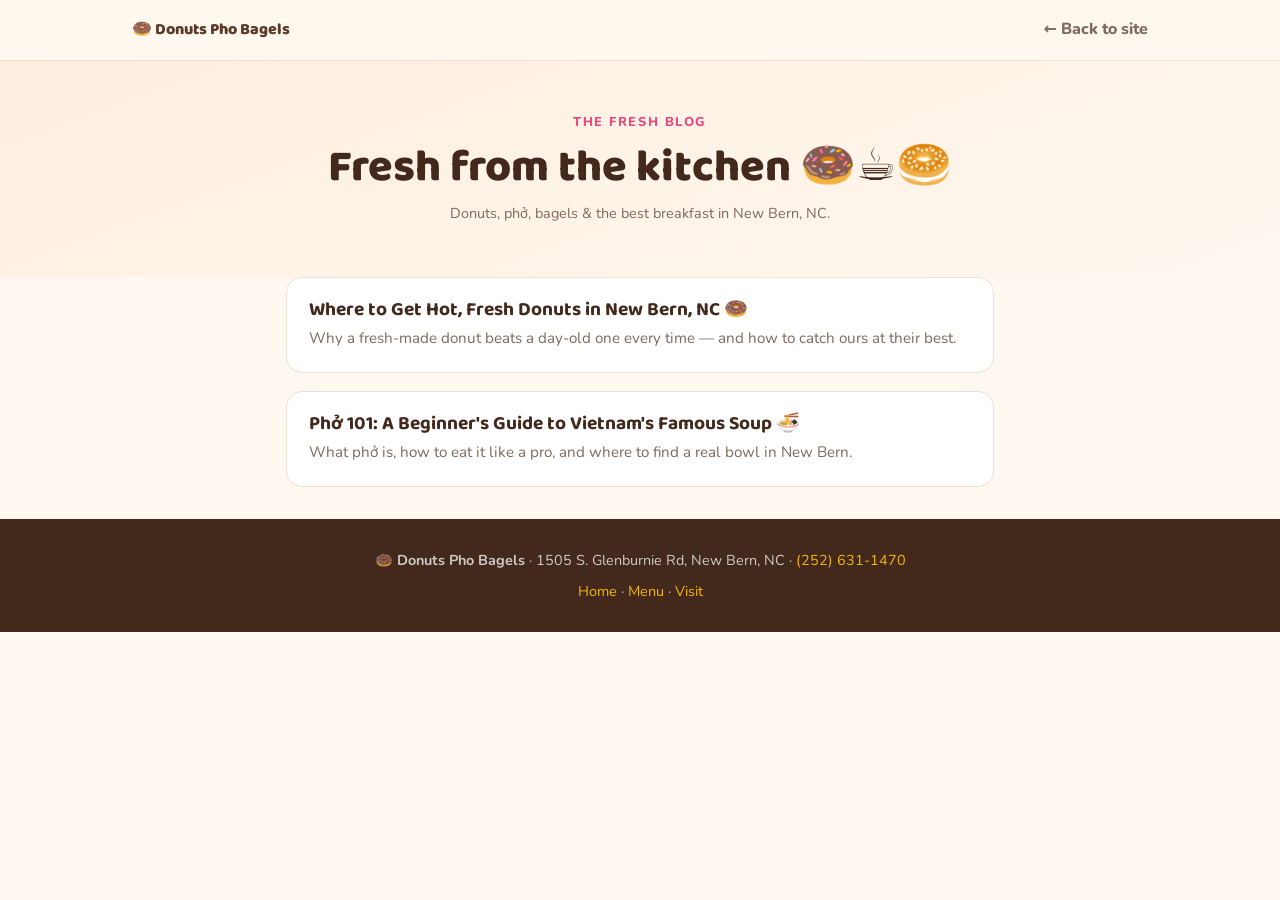
<file: blog/index.html>
<!DOCTYPE html>
<html lang="en">
<head>
<meta charset="UTF-8" />
<meta name="viewport" content="width=device-width, initial-scale=1.0" />
<title>The Fresh Blog — Donuts, Ph&#7903; &amp; Bagels in New Bern</title>
<meta property="og:image" content="https://donutsphobagels.com/og-image.png" />
<meta property="og:image:width" content="1200" />
<meta property="og:image:height" content="630" />
<meta name="twitter:card" content="summary_large_image" />
<meta name="twitter:image" content="https://donutsphobagels.com/og-image.png" />
<meta name="description" content="Guides to hot fresh donuts, real Vietnamese ph&#7903;, hand-rolled bagels and coffee from Donuts Pho Bagels in New Bern, NC." />
<link rel="canonical" href="https://donutsphobagels.com/blog/" />
<meta name="theme-color" content="#e5477d" />
<meta property="og:type" content="website" />
<meta property="og:title" content="The Fresh Blog — Donuts Pho Bagels, New Bern NC" />
<meta property="og:description" content="Guides to hot fresh donuts, real phở, and the best breakfast in New Bern, NC." />
<meta property="og:url" content="https://donutsphobagels.com/blog/" />
<link rel="icon" href="data:image/svg+xml,%3Csvg xmlns='http://www.w3.org/2000/svg' viewBox='0 0 100 100'%3E%3Ctext y='.9em' font-size='90'%3E%F0%9F%8D%A9%3C/text%3E%3C/svg%3E" />
<link rel="preconnect" href="https://fonts.googleapis.com" />
<link rel="preconnect" href="https://fonts.gstatic.com" crossorigin />
<link rel="preload" as="style" href="https://fonts.googleapis.com/css2?family=Baloo+2:wght@700;800&family=Nunito:wght@400;600;700&display=swap" />
<link rel="stylesheet" href="https://fonts.googleapis.com/css2?family=Baloo+2:wght@700;800&family=Nunito:wght@400;600;700&display=swap" media="print" onload="this.media='all'" />
<noscript><link rel="stylesheet" href="https://fonts.googleapis.com/css2?family=Baloo+2:wght@700;800&family=Nunito:wght@400;600;700&display=swap" /></noscript>
<link rel="stylesheet" href="style.css" />
  <script>(function(){var id="xnz7h2n7bv";if(!id)return;(function(c,l,a,r,i,t,y){c[a]=c[a]||function(){(c[a].q=c[a].q||[]).push(arguments)};t=l.createElement(r);t.async=1;t.src="https://www.clarity.ms/tag/"+i;y=l.getElementsByTagName(r)[0];y.parentNode.insertBefore(t,y)})(window,document,"clarity","script",id);})();</script>
<script type="application/ld+json">
{
  "@context": "https://schema.org",
  "@type": "BlogPosting",
  "headline": "The Fresh Blog",
  "description": "Donuts Pho Bagels blog — food guides from New Bern, NC.",
  "url": "https://donutsphobagels.com/blog/",
  "image": "https://donutsphobagels.com/og-image.png",
  "publisher": {
    "@type": "Restaurant",
    "name": "Donuts Pho Bagels",
    "url": "https://donutsphobagels.com/",
    "address": {
      "@type": "PostalAddress",
      "streetAddress": "1505 S. Glenburnie Rd",
      "addressLocality": "New Bern",
      "addressRegion": "NC",
      "addressCountry": "US"
    },
    "telephone": "+1-252-631-1470"
  }
}
</script>
</head>
<body>
<header><div class="nav"><a class="brand" href="/">🍩 Donuts Pho Bagels</a><a class="home" href="/">← Back to site</a></div></header>

<section class="hero">
  <div class="wrap">
    <p class="kicker">The Fresh Blog</p>
    <h1>Fresh from the kitchen 🍩☕🥯</h1>
    <p class="meta">Donuts, phở, bagels &amp; the best breakfast in New Bern, NC.</p>
  </div>
</section>

<section>
  <div class="wrap">
    <a class="postcard" href="hot-fresh-donuts-new-bern.html">
      <h3>Where to Get Hot, Fresh Donuts in New Bern, NC 🍩</h3>
      <p>Why a fresh-made donut beats a day-old one every time — and how to catch ours at their best.</p>
    </a>
    <a class="postcard" href="pho-101-new-bern.html">
      <h3>Phở 101: A Beginner's Guide to Vietnam's Famous Soup 🍜</h3>
      <p>What phở is, how to eat it like a pro, and where to find a real bowl in New Bern.</p>
    </a>
  </div>
</section>

<footer>
  <div>🍩 <strong>Donuts Pho Bagels</strong> · 1505 S. Glenburnie Rd, New Bern, NC · <a href="tel:+12526311470">(252) 631-1470</a></div>
  <div style="margin-top:.4rem"><a href="/">Home</a> · <a href="/#menu">Menu</a> · <a href="/#visit">Visit</a></div>
</footer>
<!-- Cloudflare Web Analytics --><script type="module" src="https://static.cloudflareinsights.com/beacon.min.js" data-cf-beacon='{"token": "b9316e0db5804345a3aeb1fd7e233c25"}'></script><!-- End Cloudflare Web Analytics -->
</body>
</html>
</file>
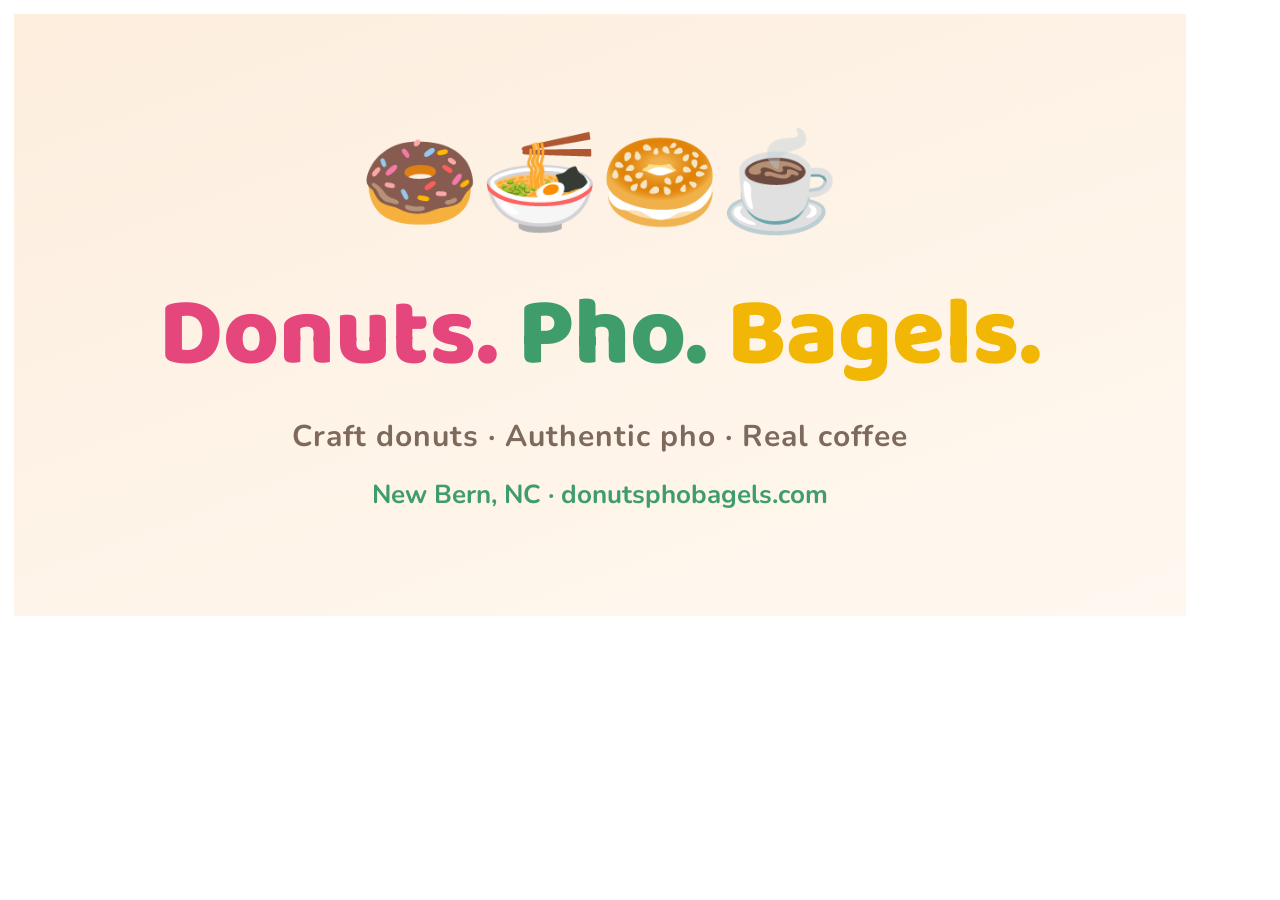
<file: og-image.html>
<!DOCTYPE html><html><head><meta charset="UTF-8">
<link rel="preload" as="style" href="https://fonts.googleapis.com/css2?family=Baloo+2:wght@700;800&family=Nunito:wght@600;700&display=swap" />
<link rel="stylesheet" href="https://fonts.googleapis.com/css2?family=Baloo+2:wght@700;800&family=Nunito:wght@600;700&display=swap" media="print" onload="this.media='all'" />
<noscript><link rel="stylesheet" href="https://fonts.googleapis.com/css2?family=Baloo+2:wght@700;800&family=Nunito:wght@600;700&display=swap" /></noscript>
<style>
  body{margin:0}
  .og{width:1200px;height:630px;background:linear-gradient(160deg,#fdeede,#fff8f0);display:flex;flex-direction:column;align-items:center;justify-content:center;font-family:'Nunito',sans-serif;box-sizing:border-box;border:14px solid #fff}
  .emoji{font-size:96px}
  h1{font-family:'Baloo 2',sans-serif;font-weight:800;font-size:96px;margin:10px 0 4px;color:#43291c}
  .b{color:#e5477d}.g{color:#3f9d6b}.y{color:#f2b705}
  .tag{font-weight:700;font-size:30px;color:#7d6a5c;letter-spacing:1px}
  .sub{margin-top:20px;font-weight:700;color:#3f9d6b;font-size:26px}
</style></head>
<body><div class="og">
  <div class="emoji">🍩🍜🥯☕</div>
  <h1><span class="b">Donuts.</span> <span class="g">Pho.</span> <span class="y">Bagels.</span></h1>
  <div class="tag">Craft donuts · Authentic pho · Real coffee</div>
  <div class="sub">New Bern, NC · donutsphobagels.com</div>
</div></body></html>
</file>
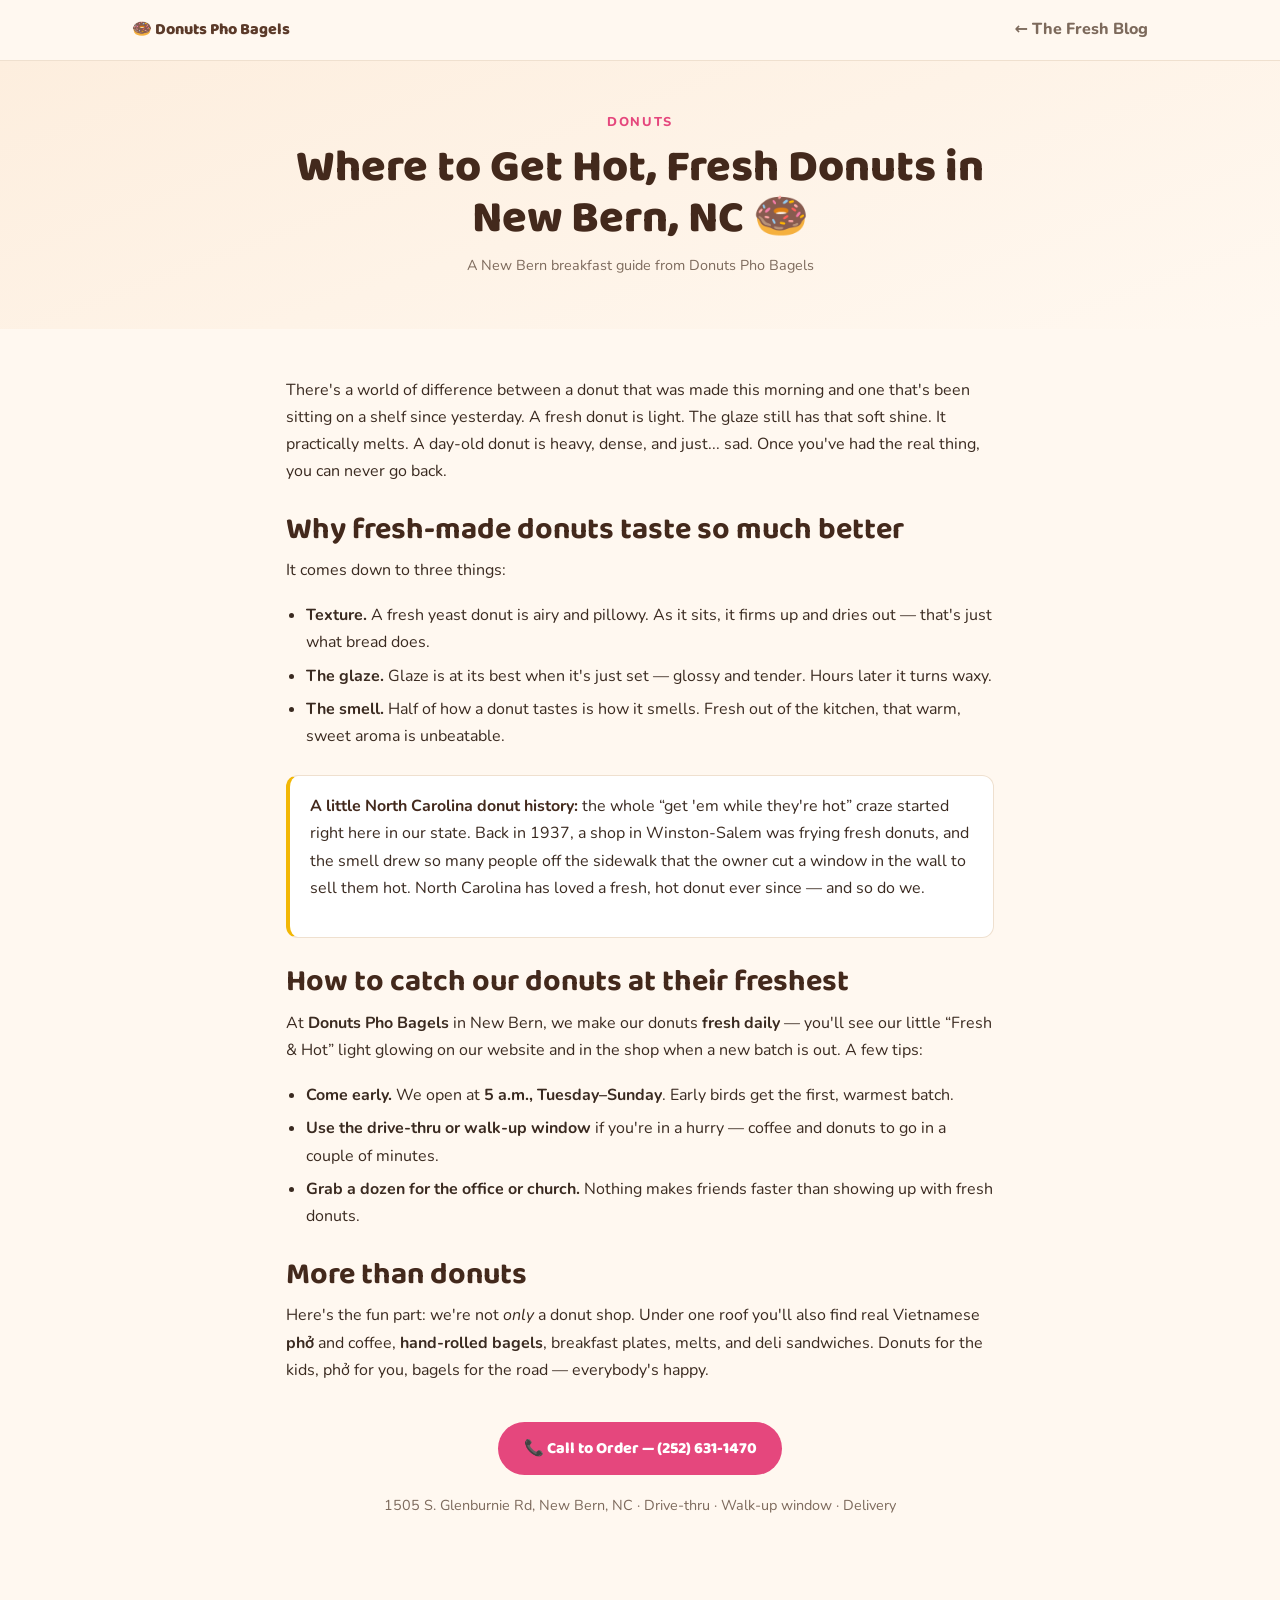
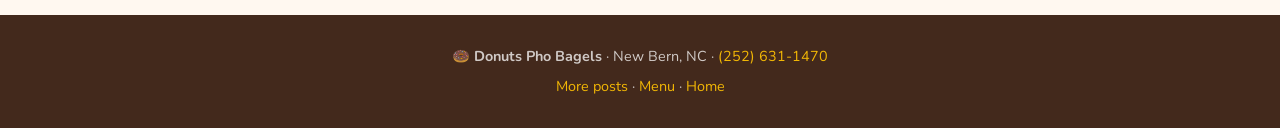
<file: blog/hot-fresh-donuts-new-bern.html>
<!DOCTYPE html>
<html lang="en">
<head>
<meta charset="UTF-8" />
<meta name="viewport" content="width=device-width, initial-scale=1.0" />
<title>Where to Get Hot, Fresh Donuts in New Bern, NC</title>
<meta property="og:image" content="https://donutsphobagels.com/og-image.png" />
<meta property="og:image:width" content="1200" />
<meta property="og:image:height" content="630" />
<meta name="twitter:card" content="summary_large_image" />
<meta name="twitter:image" content="https://donutsphobagels.com/og-image.png" />
<meta name="description" content="A fresh-made donut beats a day-old one every time. Here's why hot, fresh donuts taste better — and when to catch them at Donuts Pho Bagels in New Bern, NC." />
<meta name="keywords" content="fresh donuts New Bern NC, best donuts New Bern, hot donuts near me, donut shop New Bern, Rae's donuts" />
<link rel="canonical" href="https://donutsphobagels.com/blog/hot-fresh-donuts-new-bern.html" />
<meta name="theme-color" content="#e5477d" />
<meta property="og:type" content="article" />
<meta property="og:title" content="Where to Get Hot, Fresh Donuts in New Bern, NC" />
<meta property="og:description" content="Why fresh-made donuts taste better — and when to catch ours at their best." />
<meta property="og:url" content="https://donutsphobagels.com/blog/hot-fresh-donuts-new-bern.html" />
<link rel="icon" href="data:image/svg+xml,%3Csvg xmlns='http://www.w3.org/2000/svg' viewBox='0 0 100 100'%3E%3Ctext y='.9em' font-size='90'%3E%F0%9F%8D%A9%3C/text%3E%3C/svg%3E" />
<link rel="preconnect" href="https://fonts.googleapis.com" />
<link rel="preconnect" href="https://fonts.gstatic.com" crossorigin />
<link rel="preload" as="style" href="https://fonts.googleapis.com/css2?family=Baloo+2:wght@700;800&family=Nunito:wght@400;600;700&display=swap" />
<link rel="stylesheet" href="https://fonts.googleapis.com/css2?family=Baloo+2:wght@700;800&family=Nunito:wght@400;600;700&display=swap" media="print" onload="this.media='all'" />
<noscript><link rel="stylesheet" href="https://fonts.googleapis.com/css2?family=Baloo+2:wght@700;800&family=Nunito:wght@400;600;700&display=swap" /></noscript>
<link rel="stylesheet" href="style.css" />
  <script>(function(){var id="xnz7h2n7bv";if(!id)return;(function(c,l,a,r,i,t,y){c[a]=c[a]||function(){(c[a].q=c[a].q||[]).push(arguments)};t=l.createElement(r);t.async=1;t.src="https://www.clarity.ms/tag/"+i;y=l.getElementsByTagName(r)[0];y.parentNode.insertBefore(t,y)})(window,document,"clarity","script",id);})();</script>
<script type="application/ld+json">
{
  "@context": "https://schema.org",
  "@type": "BlogPosting",
  "headline": "Where to Get Hot, Fresh Donuts in New Bern, NC",
  "description": "Why a fresh-made donut beats a day-old one, and when to catch ours at their best.",
  "url": "https://donutsphobagels.com/blog/hot-fresh-donuts-new-bern.html",
  "image": "https://donutsphobagels.com/og-image.png",
  "publisher": {
    "@type": "Restaurant",
    "name": "Donuts Pho Bagels",
    "url": "https://donutsphobagels.com/",
    "address": {
      "@type": "PostalAddress",
      "streetAddress": "1505 S. Glenburnie Rd",
      "addressLocality": "New Bern",
      "addressRegion": "NC",
      "addressCountry": "US"
    },
    "telephone": "+1-252-631-1470"
  }
}
</script>
</head>
<body>
<header><div class="nav"><a class="brand" href="/">🍩 Donuts Pho Bagels</a><a class="home" href="index.html">← The Fresh Blog</a></div></header>

<section class="hero">
  <div class="wrap">
    <p class="kicker">Donuts</p>
    <h1>Where to Get Hot, Fresh Donuts in New Bern, NC 🍩</h1>
    <p class="meta">A New Bern breakfast guide from Donuts Pho Bagels</p>
  </div>
</section>

<article>
  <div class="wrap">
    <p>There's a world of difference between a donut that was made this morning and one that's been sitting on a shelf since yesterday. A fresh donut is light. The glaze still has that soft shine. It practically melts. A day-old donut is heavy, dense, and just... sad. Once you've had the real thing, you can never go back.</p>

    <h2>Why fresh-made donuts taste so much better</h2>
    <p>It comes down to three things:</p>
    <ul>
      <li><strong>Texture.</strong> A fresh yeast donut is airy and pillowy. As it sits, it firms up and dries out — that's just what bread does.</li>
      <li><strong>The glaze.</strong> Glaze is at its best when it's just set — glossy and tender. Hours later it turns waxy.</li>
      <li><strong>The smell.</strong> Half of how a donut tastes is how it smells. Fresh out of the kitchen, that warm, sweet aroma is unbeatable.</li>
    </ul>

    <div class="callout">
      <p><strong>A little North Carolina donut history:</strong> the whole &ldquo;get 'em while they're hot&rdquo; craze started right here in our state. Back in 1937, a shop in Winston-Salem was frying fresh donuts, and the smell drew so many people off the sidewalk that the owner cut a window in the wall to sell them hot. North Carolina has loved a fresh, hot donut ever since — and so do we.</p>
    </div>

    <h2>How to catch our donuts at their freshest</h2>
    <p>At <strong>Donuts Pho Bagels</strong> in New Bern, we make our donuts <strong>fresh daily</strong> — you'll see our little &ldquo;Fresh &amp; Hot&rdquo; light glowing on our website and in the shop when a new batch is out. A few tips:</p>
    <ul>
      <li><strong>Come early.</strong> We open at <strong>5 a.m., Tuesday–Sunday</strong>. Early birds get the first, warmest batch.</li>
      <li><strong>Use the drive-thru or walk-up window</strong> if you're in a hurry — coffee and donuts to go in a couple of minutes.</li>
      <li><strong>Grab a dozen for the office or church.</strong> Nothing makes friends faster than showing up with fresh donuts.</li>
    </ul>

    <h2>More than donuts</h2>
    <p>Here's the fun part: we're not <em>only</em> a donut shop. Under one roof you'll also find real Vietnamese <strong>phở</strong> and coffee, <strong>hand-rolled bagels</strong>, breakfast plates, melts, and deli sandwiches. Donuts for the kids, phở for you, bagels for the road — everybody's happy.</p>

    <p style="text-align:center;margin-top:2rem">
      <a class="cta" href="tel:+12526311470">📞 Call to Order — (252) 631-1470</a>
    </p>
    <p class="meta" style="text-align:center">1505 S. Glenburnie Rd, New Bern, NC · Drive-thru · Walk-up window · Delivery</p>
  </div>
</article>

<footer>
  <div>🍩 <strong>Donuts Pho Bagels</strong> · New Bern, NC · <a href="tel:+12526311470">(252) 631-1470</a></div>
  <div style="margin-top:.4rem"><a href="index.html">More posts</a> · <a href="/#menu">Menu</a> · <a href="/">Home</a></div>
</footer>
<!-- Cloudflare Web Analytics --><script type="module" src="https://static.cloudflareinsights.com/beacon.min.js" data-cf-beacon='{"token": "b9316e0db5804345a3aeb1fd7e233c25"}'></script><!-- End Cloudflare Web Analytics -->
</body>
</html>
</file>
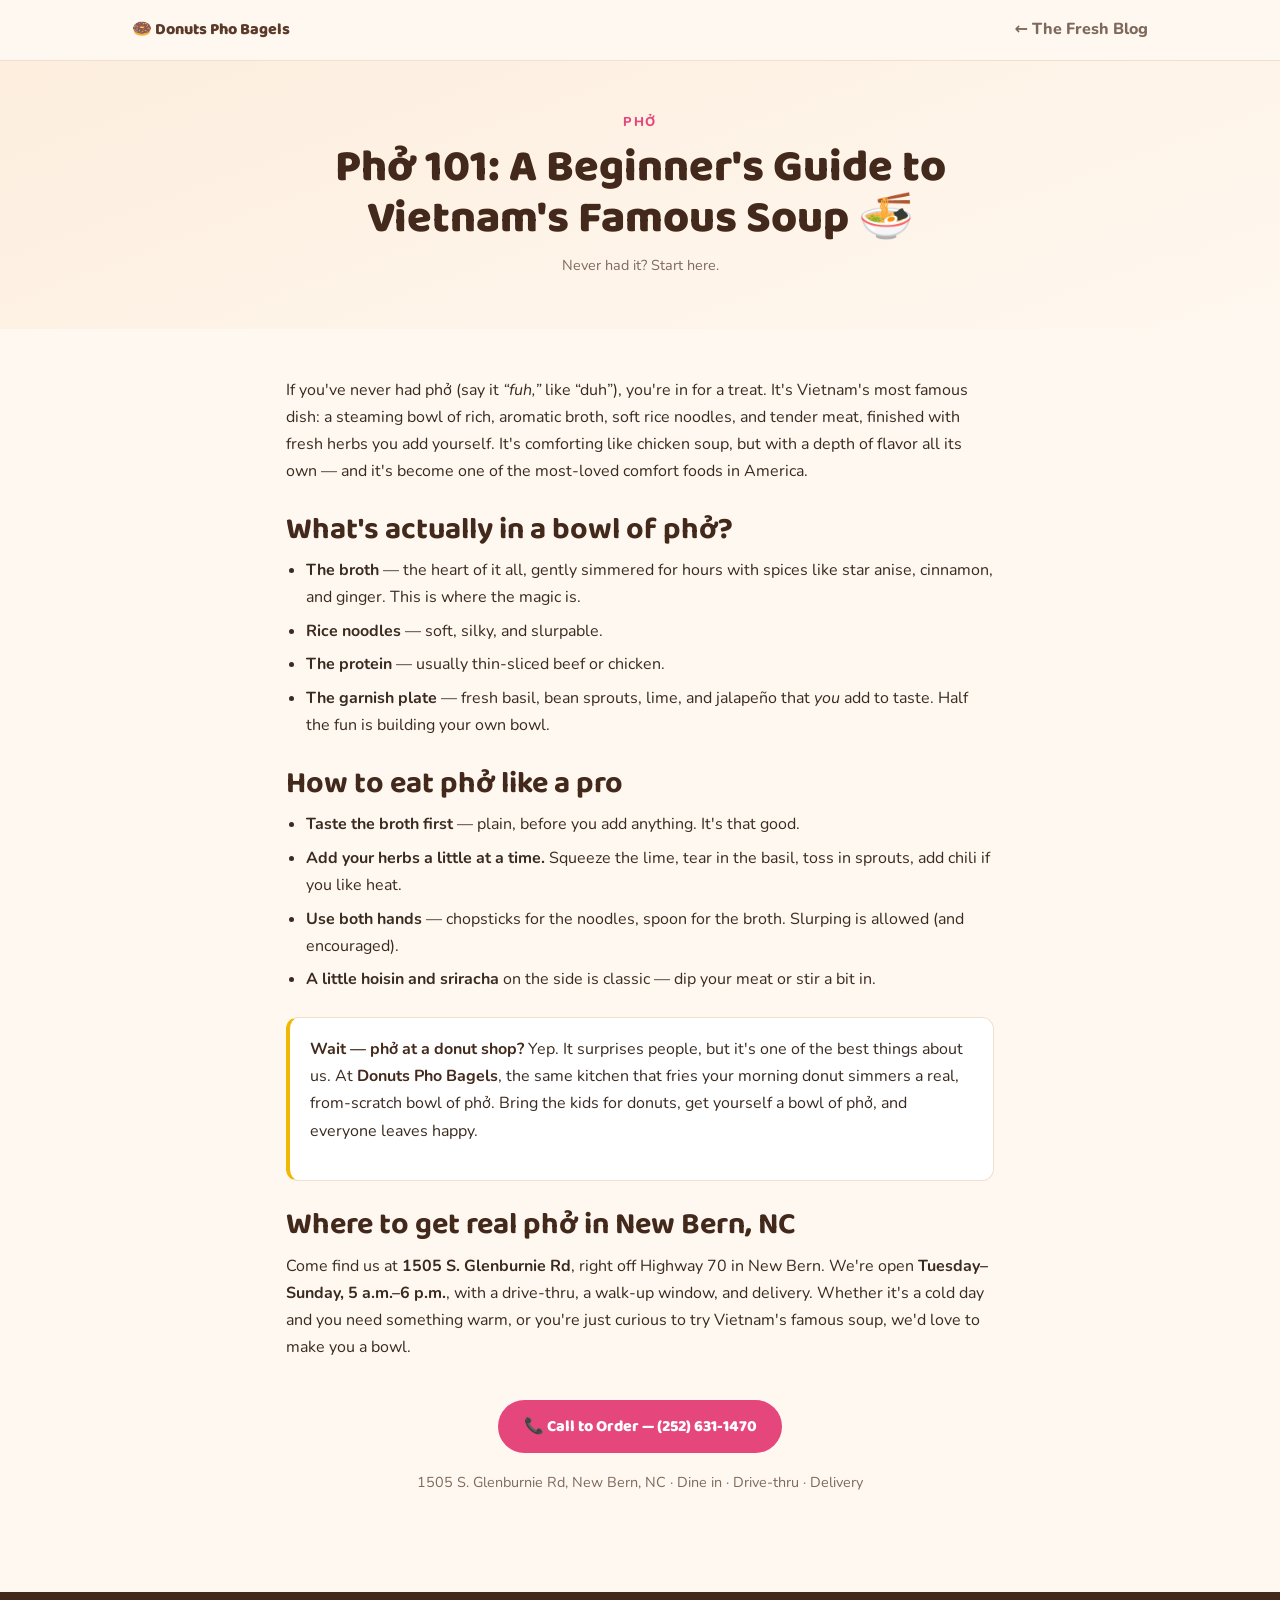
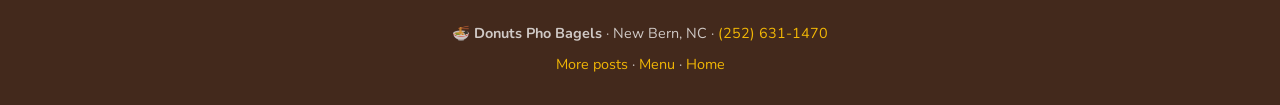
<file: blog/pho-101-new-bern.html>
<!DOCTYPE html>
<html lang="en">
<head>
<meta charset="UTF-8" />
<meta name="viewport" content="width=device-width, initial-scale=1.0" />
<title>Ph&#7903; 101: A Beginner&rsquo;s Guide to Vietnam&rsquo;s Soup</title>
<meta property="og:image" content="https://donutsphobagels.com/og-image.png" />
<meta property="og:image:width" content="1200" />
<meta property="og:image:height" content="630" />
<meta name="twitter:card" content="summary_large_image" />
<meta name="twitter:image" content="https://donutsphobagels.com/og-image.png" />
<meta name="description" content="New to phở? Here's what it is, how to eat it like a pro, and where to find a real, comforting bowl of Vietnamese phở in New Bern, NC." />
<meta name="keywords" content="pho New Bern NC, best pho New Bern, Vietnamese food New Bern, how to eat pho, pho near me" />
<link rel="canonical" href="https://donutsphobagels.com/blog/pho-101-new-bern.html" />
<meta name="theme-color" content="#1f6b3b" />
<meta property="og:type" content="article" />
<meta property="og:title" content="Phở 101: A Beginner's Guide to Vietnam's Famous Soup" />
<meta property="og:description" content="What phở is, how to eat it, and where to find a real bowl in New Bern, NC." />
<meta property="og:url" content="https://donutsphobagels.com/blog/pho-101-new-bern.html" />
<link rel="icon" href="data:image/svg+xml,%3Csvg xmlns='http://www.w3.org/2000/svg' viewBox='0 0 100 100'%3E%3Ctext y='.9em' font-size='90'%3E%F0%9F%8D%9C%3C/text%3E%3C/svg%3E" />
<link rel="preconnect" href="https://fonts.googleapis.com" />
<link rel="preconnect" href="https://fonts.gstatic.com" crossorigin />
<link rel="preload" as="style" href="https://fonts.googleapis.com/css2?family=Baloo+2:wght@700;800&family=Nunito:wght@400;600;700&display=swap" />
<link rel="stylesheet" href="https://fonts.googleapis.com/css2?family=Baloo+2:wght@700;800&family=Nunito:wght@400;600;700&display=swap" media="print" onload="this.media='all'" />
<noscript><link rel="stylesheet" href="https://fonts.googleapis.com/css2?family=Baloo+2:wght@700;800&family=Nunito:wght@400;600;700&display=swap" /></noscript>
<link rel="stylesheet" href="style.css" />
  <script>(function(){var id="xnz7h2n7bv";if(!id)return;(function(c,l,a,r,i,t,y){c[a]=c[a]||function(){(c[a].q=c[a].q||[]).push(arguments)};t=l.createElement(r);t.async=1;t.src="https://www.clarity.ms/tag/"+i;y=l.getElementsByTagName(r)[0];y.parentNode.insertBefore(t,y)})(window,document,"clarity","script",id);})();</script>
<script type="application/ld+json">
{
  "@context": "https://schema.org",
  "@type": "BlogPosting",
  "headline": "Phở 101: A Beginner's Guide to Vietnam's Famous Soup",
  "description": "What phở is, how to eat it like a pro, and where to find a real bowl in New Bern.",
  "url": "https://donutsphobagels.com/blog/pho-101-new-bern.html",
  "image": "https://donutsphobagels.com/og-image.png",
  "publisher": {
    "@type": "Restaurant",
    "name": "Donuts Pho Bagels",
    "url": "https://donutsphobagels.com/",
    "address": {
      "@type": "PostalAddress",
      "streetAddress": "1505 S. Glenburnie Rd",
      "addressLocality": "New Bern",
      "addressRegion": "NC",
      "addressCountry": "US"
    },
    "telephone": "+1-252-631-1470"
  }
}
</script>
</head>
<body>
<header><div class="nav"><a class="brand" href="/">🍩 Donuts Pho Bagels</a><a class="home" href="index.html">← The Fresh Blog</a></div></header>

<section class="hero">
  <div class="wrap">
    <p class="kicker">Phở</p>
    <h1>Phở 101: A Beginner's Guide to Vietnam's Famous Soup 🍜</h1>
    <p class="meta">Never had it? Start here.</p>
  </div>
</section>

<article>
  <div class="wrap">
    <p>If you've never had phở (say it <em>&ldquo;fuh,&rdquo;</em> like &ldquo;duh&rdquo;), you're in for a treat. It's Vietnam's most famous dish: a steaming bowl of rich, aromatic broth, soft rice noodles, and tender meat, finished with fresh herbs you add yourself. It's comforting like chicken soup, but with a depth of flavor all its own — and it's become one of the most-loved comfort foods in America.</p>

    <h2>What's actually in a bowl of phở?</h2>
    <ul>
      <li><strong>The broth</strong> — the heart of it all, gently simmered for hours with spices like star anise, cinnamon, and ginger. This is where the magic is.</li>
      <li><strong>Rice noodles</strong> — soft, silky, and slurpable.</li>
      <li><strong>The protein</strong> — usually thin-sliced beef or chicken.</li>
      <li><strong>The garnish plate</strong> — fresh basil, bean sprouts, lime, and jalapeño that <em>you</em> add to taste. Half the fun is building your own bowl.</li>
    </ul>

    <h2>How to eat phở like a pro</h2>
    <ul>
      <li><strong>Taste the broth first</strong> — plain, before you add anything. It's that good.</li>
      <li><strong>Add your herbs a little at a time.</strong> Squeeze the lime, tear in the basil, toss in sprouts, add chili if you like heat.</li>
      <li><strong>Use both hands</strong> — chopsticks for the noodles, spoon for the broth. Slurping is allowed (and encouraged).</li>
      <li><strong>A little hoisin and sriracha</strong> on the side is classic — dip your meat or stir a bit in.</li>
    </ul>

    <div class="callout">
      <p><strong>Wait — phở at a donut shop?</strong> Yep. It surprises people, but it's one of the best things about us. At <strong>Donuts Pho Bagels</strong>, the same kitchen that fries your morning donut simmers a real, from-scratch bowl of phở. Bring the kids for donuts, get yourself a bowl of phở, and everyone leaves happy.</p>
    </div>

    <h2>Where to get real phở in New Bern, NC</h2>
    <p>Come find us at <strong>1505 S. Glenburnie Rd</strong>, right off Highway 70 in New Bern. We're open <strong>Tuesday–Sunday, 5 a.m.–6 p.m.</strong>, with a drive-thru, a walk-up window, and delivery. Whether it's a cold day and you need something warm, or you're just curious to try Vietnam's famous soup, we'd love to make you a bowl.</p>

    <p style="text-align:center;margin-top:2rem">
      <a class="cta" href="tel:+12526311470">📞 Call to Order — (252) 631-1470</a>
    </p>
    <p class="meta" style="text-align:center">1505 S. Glenburnie Rd, New Bern, NC · Dine in · Drive-thru · Delivery</p>
  </div>
</article>

<footer>
  <div>🍜 <strong>Donuts Pho Bagels</strong> · New Bern, NC · <a href="tel:+12526311470">(252) 631-1470</a></div>
  <div style="margin-top:.4rem"><a href="index.html">More posts</a> · <a href="/#menu">Menu</a> · <a href="/">Home</a></div>
</footer>
<!-- Cloudflare Web Analytics --><script type="module" src="https://static.cloudflareinsights.com/beacon.min.js" data-cf-beacon='{"token": "b9316e0db5804345a3aeb1fd7e233c25"}'></script><!-- End Cloudflare Web Analytics -->
</body>
</html>
</file>
<file: blog/style.css>
:root{--cream:#fff8f0;--cream-2:#fdeede;--ink:#3a2a20;--muted:#7d6a5c;--coffee:#5b3a29;--coffee-dark:#43291c;--berry:#e5477d;--berry-dark:#c9356a;--green:#1f6b3b;--gold:#f2b705;--line:#efe0cf}
*{box-sizing:border-box;margin:0;padding:0}
img{max-width:100%;height:auto;display:block;border-radius:16px}
html{scroll-behavior:smooth}
body{font-family:"Nunito",system-ui,sans-serif;background:var(--cream);color:var(--ink);line-height:1.7}
h1,h2,h3{font-family:"Baloo 2",system-ui,sans-serif;line-height:1.15;color:var(--coffee-dark)}
a{color:var(--berry);text-decoration:none}
a:hover{text-decoration:underline}
.wrap{max-width:760px;margin:0 auto;padding:0 clamp(1rem,4vw,1.6rem)}
header{background:rgba(255,248,240,.95);border-bottom:1px solid var(--line);position:sticky;top:0;z-index:10}
.nav{max-width:1080px;margin:0 auto;display:flex;justify-content:space-between;align-items:center;height:60px;padding:0 clamp(1rem,4vw,2rem)}
.brand{font-family:"Baloo 2";font-weight:800;color:var(--coffee)}
.nav a.home{font-weight:800;color:var(--muted)}
.nav a.home:hover{color:var(--berry);text-decoration:none}
.hero{background:linear-gradient(160deg,var(--cream-2),var(--cream));padding:clamp(2rem,5vw,3.2rem) 0;text-align:center}
.kicker{color:var(--berry);font-weight:800;text-transform:uppercase;letter-spacing:.12em;font-size:.8rem}
.hero h1{font-size:clamp(1.9rem,4.5vw,2.8rem);font-weight:800;margin:.5rem 0}
.meta{color:var(--muted);font-size:.9rem}
article{padding:clamp(2rem,5vw,3rem) 0}
article h2{font-size:clamp(1.4rem,3vw,1.9rem);margin:1.7rem 0 .6rem}
article p{margin-bottom:1.1rem}
article ul{margin:0 0 1.1rem 1.3rem}
article li{margin-bottom:.4rem}
.callout{background:#fff;border:1px solid var(--line);border-left:4px solid var(--gold);border-radius:12px;padding:1.1rem 1.3rem;margin:1.5rem 0}
.callout strong{color:var(--coffee-dark)}
.cta{background:var(--berry);color:#fff;font-family:"Baloo 2";font-weight:800;display:inline-block;padding:.8rem 1.6rem;border-radius:999px;margin-top:.4rem}
.cta:hover{background:var(--berry-dark);text-decoration:none}
.postcard{display:block;background:#fff;border:1px solid var(--line);border-radius:16px;padding:1.3rem 1.4rem;margin-bottom:1.1rem;transition:transform .15s,border-color .2s}
.postcard:hover{transform:translateY(-3px);text-decoration:none;border-color:var(--berry)}
.postcard h3{color:var(--coffee-dark);font-size:1.2rem;margin-bottom:.3rem}
.postcard p{color:var(--muted);font-size:.95rem}
footer{background:var(--coffee-dark);color:rgba(255,255,255,.75);text-align:center;padding:1.8rem 1rem;font-size:.9rem;margin-top:2rem}
footer a{color:var(--gold)}
</file>
